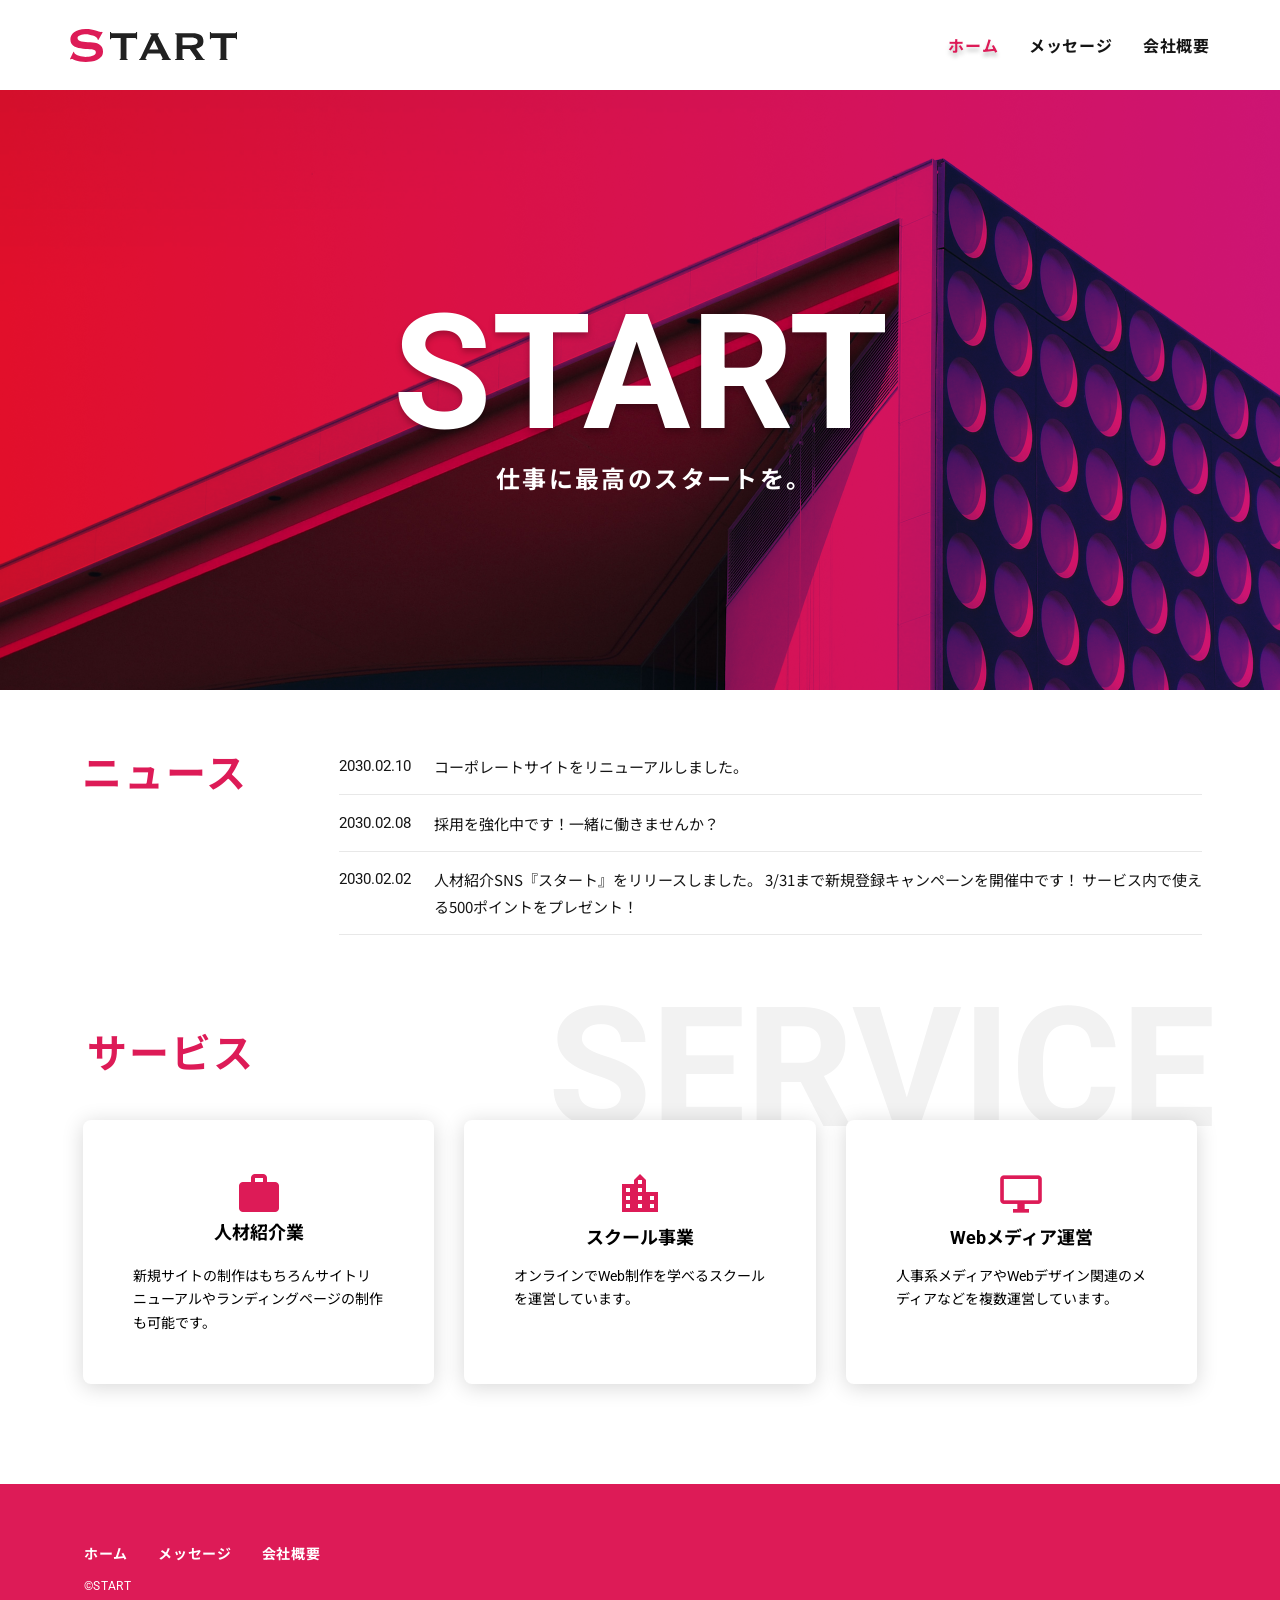
<file: index.html>
<!DOCTYPE html>
<html lang="ja">
  <head>
    <meta charset="UTF-8" />
    <meta name="viewport" content="width=device-width, initial-scale=1.0" />
    <title>start</title>
    <link rel="stylesheet" href="css/ress.css" />
    <link rel="stylesheet" href="css/common.css" />
    <link rel="stylesheet" href="css/indexstyle.css" />
    <link
      rel="icon"
      href="img/favicon-16x16.png"
      sizes="16x16"
      type="image/png"
    />
    <link
      rel="icon"
      href="img/favicon-32x32.png"
      sizes="32x32"
      type="image/png"
    />
    <link
      rel="icon"
      href="img/favicon-96x96.png"
      sizes="96x96"
      type="image/png"
    />

    <!--material icon-->
    <link
      rel="stylesheet"
      href="https://fonts.googleapis.com/css2?family=Material+Symbols+Outlined:opsz,wght,FILL,GRAD@20..48,100..700,0..1,-50..200"
    />
    <style>
      .material-symbols-outlined {
        font-variation-settings: "FILL" 1, "wght" 400, "GRAD" 0, "opsz" 24;
        color: var(--pink);
      }
      .material-symbols-outlined.fill {
        font-variation-settings: "FILL" 0, "GRAD" 200;
      }
    </style>

    <!--font-->
    <link rel="preconnect" href="https://fonts.googleapis.com" />
    <link rel="preconnect" href="https://fonts.gstatic.com" crossorigin />
    <link
      href="https://fonts.googleapis.com/css2?family=Crimson+Text:ital,wght@0,400;0,600;0,700;1,400;1,600;1,700&family=Dawning+of+a+New+Day&family=Noto+Serif+JP:wght@200..900&family=Oooh+Baby&family=Paytone+One&family=Raleway:ital,wght@0,100..900;1,100..900&family=Roboto:ital,wght@0,100..900;1,100..900&display=swap"
      rel="stylesheet"
    />
    <link rel="preconnect" href="https://fonts.googleapis.com" />
    <link rel="preconnect" href="https://fonts.gstatic.com" crossorigin />
    <link
      href="https://fonts.googleapis.com/css2?family=Crimson+Text:ital,wght@0,400;0,600;0,700;1,400;1,600;1,700&family=Dawning+of+a+New+Day&family=Noto+Sans+JP:wght@100..900&family=Noto+Sans:ital,wght@0,100..900;1,100..900&family=Noto+Serif+JP:wght@200..900&family=Oooh+Baby&family=Paytone+One&family=Raleway:ital,wght@0,100..900;1,100..900&family=Roboto:ital,wght@0,100..900;1,100..900&display=swap"
      rel="stylesheet"
    />
  </head>

  <body>
    <header class="header">
      <div class="header-left">
        <a href="#"> <img src="img/logo.svg" alt="" /></a>
      </div>
      <div class="header-right">
        <nav class="header-right__nav">
          <ul class="header-nav-list">
            <li class="header-nav-list__item">
              <a class="pink" href="index.html">ホーム</a>
            </li>
            <li class="header-nav-list__item">
              <a href="message.html">メッセージ</a>
            </li>
            <li class="header-nav-list__item">
              <a href="company.html">会社概要</a>
            </li>
          </ul>
        </nav>
      </div>
      <button class="hamburger-menu-btn" type="button">
        <span class="hamburger-menu-bar"></span>
        <span class="hamburger-menu-bar"></span>
        <span class="hamburger-menu-bar"></span>
      </button>
    </header>

    <main class="main">
      <div class="mainvisual">
        <div class="mainvisual__content">
          <h1 class="mainvisual__title">START</h1>
          <p class="mainvisual__text">　仕事に最高のスタートを。</p>
        </div>
      </div>

      <section class="news">
        <h2 class="section-title news-title">ニュース</h2>
        <ul class="news-list">
          <li class="news-list__item">
            <a class="news-list__link" href="#">
              <time class="news-list__date" datetime="2030-02-10"
                >2030.02.10</time
              >
              <p class="news-list__text">
                コーポレートサイトをリニューアルしました。
              </p>
            </a>
          </li>
          <li class="news-list__item">
            <a class="news-list__link" href="#">
              <time class="news-list__date" datetime="2030-02-08"
                >2030.02.08</time
              >
              <p class="news-list__text">
                採用を強化中です！一緒に働きませんか？
              </p>
            </a>
          </li>
          <li class="news-list__item">
            <a class="news-list__link" href="#">
              <time class="news-list__date" datetime="2030-02-02"
                >2030.02.02</time
              >
              <p class="news-list__text">
                人材紹介SNS『スタート』をリリースしました。
                3/31まで新規登録キャンペーンを開催中です！
                サービス内で使える500ポイントをプレゼント！
              </p>
            </a>
          </li>
        </ul>
      </section>

      <section class="service">
        <h2 class="section-title service-title">サービス</h2>
        <p class="service-title__en">SERVICE</p>
        <ul class="service-list">
          <li class="service-list__item">
            <span class="material-symbols-outlined first-icon"> work </span>
            <h3 class="service-list__name">人材紹介業</h3>
            <p class="service-list__text">
              新規サイトの制作はもちろんサイトリニューアルやランディングページの制作も可能です。
            </p>
          </li>
          <li class="service-list__item">
            <span class="material-symbols-outlined"> location_city </span>
            <h3 class="service-list__name">スクール事業</h3>
            <p class="service-list__text">
              オンラインでWeb制作を学べるスクールを運営しています。
            </p>
          </li>
          <li class="service-list__item">
            <span class="material-symbols-outlined fill">
              desktop_windows
            </span>
            <h3 class="service-list__name">Webメディア運営</h3>
            <p class="service-list__text">
              人事系メディアやWebデザイン関連のメディアなどを複数運営しています。
            </p>
          </li>
        </ul>
      </section>
    </main>

    <footer class="footer">
      <div class="footer-container">
        <nav class="footer-nav">
          <ul class="footer-nav__list">
            <li class="footer-nav-list__item">
              <a class="footer-nav-list__link" href="index.html">ホーム</a>
            </li>
            <li class="footer-nav-list__item">
              <a class="footer-nav-list__link" href="message.html"
                >メッセージ</a
              >
            </li>
            <li class="footer-nav-list__item">
              <a class="footer-nav-list__link" href="company.html">会社概要</a>
            </li>
          </ul>
        </nav>
        <p class="copyright">&copy;START</p>
      </div>
    </footer>
    <script src="js/main.js"></script>
  </body>
</html>
</file>
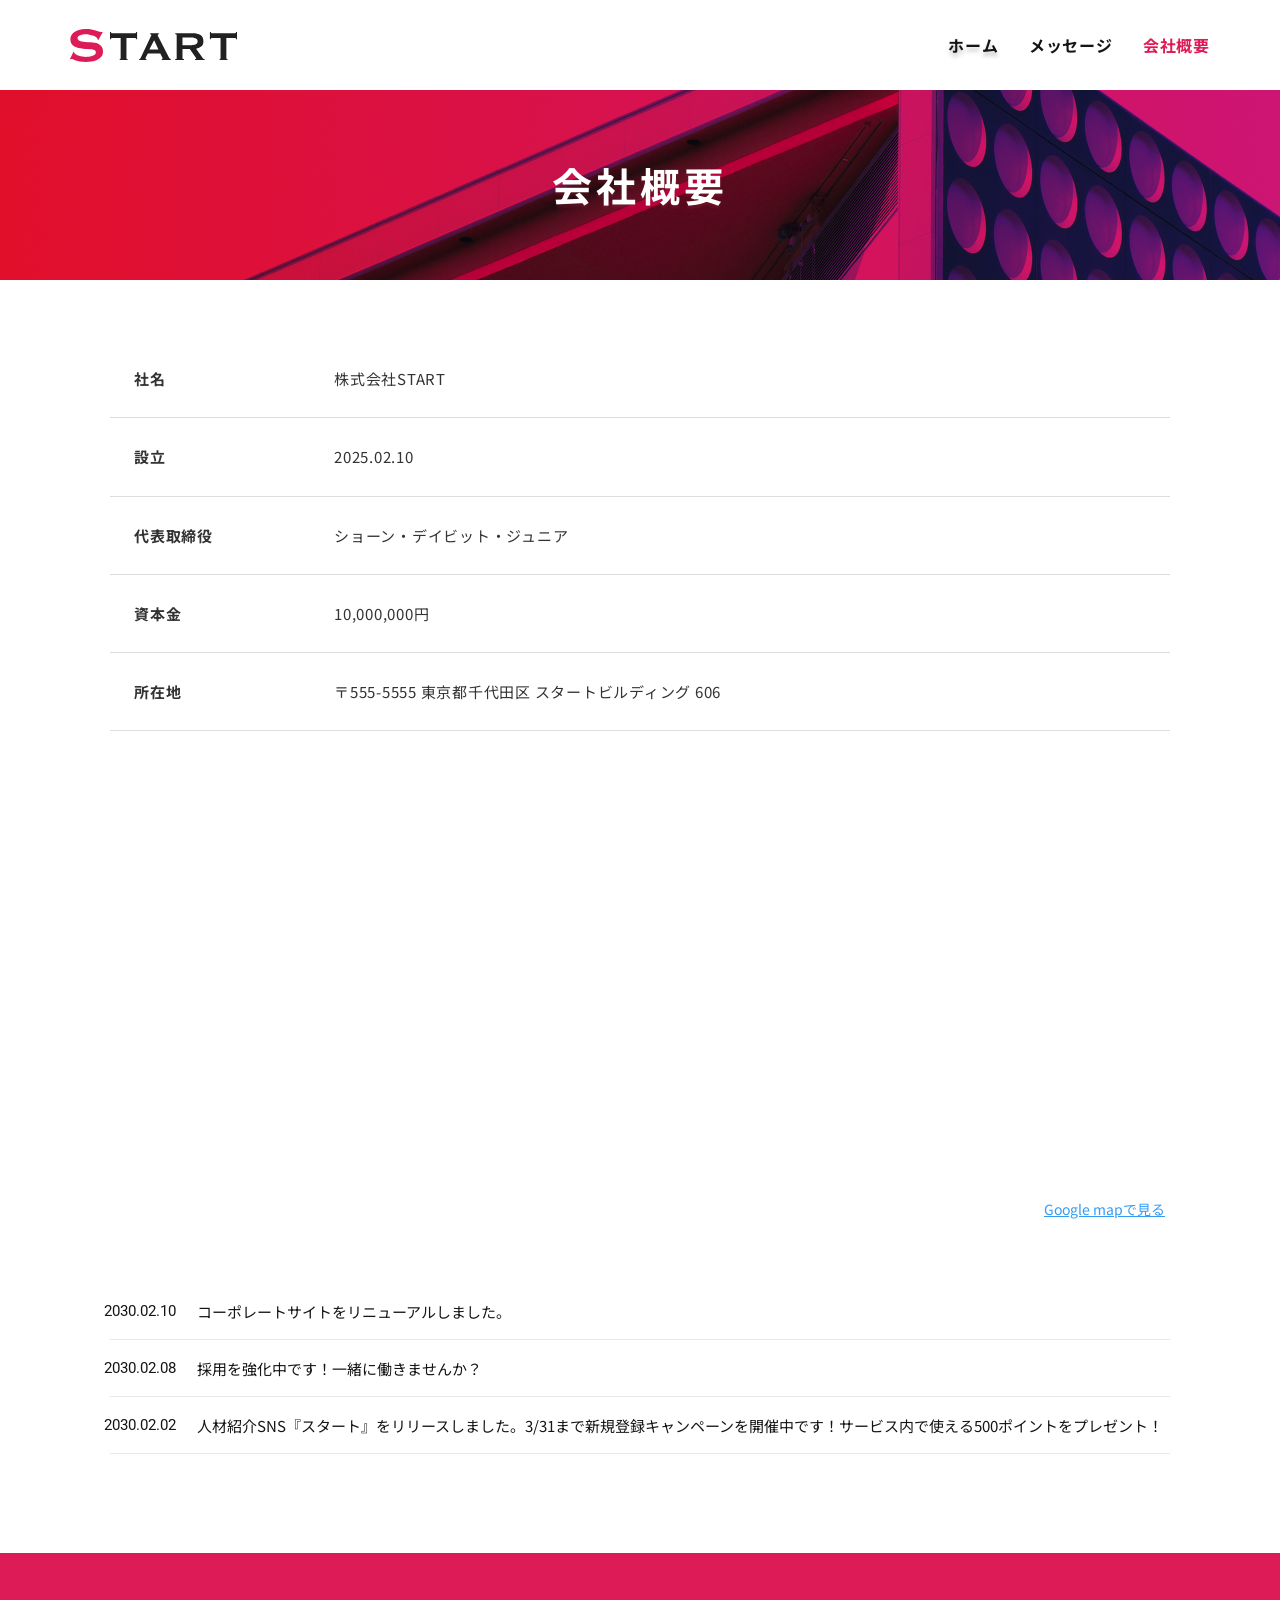
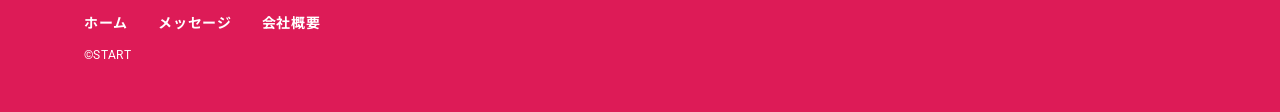
<file: company.html>
<!DOCTYPE html>
<html lang="ja">
  <head>
    <meta charset="UTF-8" />
    <meta name="viewport" content="width=device-width, initial-scale=1.0" />
    <title>会社概要 - START</title>

    <link rel="stylesheet" href="css/ress.css" />
    <link rel="stylesheet" href="css/common.css" />
    <link rel="stylesheet" href="css/companystyle.css" />
    <link
      rel="icon"
      href="img/favicon-16x16.png"
      sizes="16x16"
      type="image/png"
    />
    <link
      rel="icon"
      href="img/favicon-32x32.png"
      sizes="32x32"
      type="image/png"
    />
    <link
      rel="icon"
      href="img/favicon-96x96.png"
      sizes="96x96"
      type="image/png"
    />

    <!--font-->
    <link rel="preconnect" href="https://fonts.googleapis.com" />
    <link rel="preconnect" href="https://fonts.gstatic.com" crossorigin />
    <link
      href="https://fonts.googleapis.com/css2?family=Crimson+Text:ital,wght@0,400;0,600;0,700;1,400;1,600;1,700&family=Dawning+of+a+New+Day&family=Noto+Serif+JP:wght@200..900&family=Oooh+Baby&family=Paytone+One&family=Raleway:ital,wght@0,100..900;1,100..900&family=Roboto:ital,wght@0,100..900;1,100..900&display=swap"
      rel="stylesheet"
    />
    <link rel="preconnect" href="https://fonts.googleapis.com" />
    <link rel="preconnect" href="https://fonts.gstatic.com" crossorigin />
    <link
      href="https://fonts.googleapis.com/css2?family=Crimson+Text:ital,wght@0,400;0,600;0,700;1,400;1,600;1,700&family=Dawning+of+a+New+Day&family=Noto+Sans+JP:wght@100..900&family=Noto+Sans:ital,wght@0,100..900;1,100..900&family=Noto+Serif+JP:wght@200..900&family=Oooh+Baby&family=Paytone+One&family=Raleway:ital,wght@0,100..900;1,100..900&family=Roboto:ital,wght@0,100..900;1,100..900&display=swap"
      rel="stylesheet"
    />
  </head>

  <body>
    <header class="header">
      <div class="header-left">
        <a href="#"> <img src="img/logo.svg" alt="" /></a>
      </div>
      <div class="header-right">
        <nav class="header-right__nav">
          <ul class="header-nav-list">
            <li class="header-nav-list__item">
              <a href="index.html">ホーム</a>
            </li>
            <li class="header-nav-list__item">
              <a href="message.html">メッセージ</a>
            </li>
            <li class="header-nav-list__item">
              <a class="pink" href="company.html">会社概要</a>
            </li>
          </ul>
        </nav>
      </div>
      <button class="hamburger-menu-btn" type="button">
        <span class="hamburger-menu-bar"></span>
        <span class="hamburger-menu-bar"></span>
        <span class="hamburger-menu-bar"></span>
      </button>
    </header>

    <main class="main">
      <div class="heder-visual">
        <picture>
          <source srcset="img/pc_header.png" media="(min-width:769px)" />
          <img class="header-visual__img" src="img/sp_sub-header.png" alt="" />
        </picture>
        <h1 class="header-visual__title">会社概要</h1>
      </div>

      <section class="company">
        <div class="inner">
          <dl class="company-detail">
            <dt class="company-detail__name">社名</dt>
            <dd class="company-detail__text">株式会社START</dd>
            <dt class="company-detail__name">設立</dt>
            <dd class="company-detail__text">2025.02.10</dd>
            <dt class="company-detail__name">代表取締役</dt>
            <dd class="company-detail__text">ショーン・デイビット・ジュニア</dd>
            <dt class="company-detail__name">資本金</dt>
            <dd class="company-detail__text">10,000,000円</dd>
            <dt class="company-detail__name">所在地</dt>
            <dd class="company-detail__text">
              〒555-5555 東京都千代田区 スタートビルディング 606
            </dd>
          </dl>

          <div class="map">
            <iframe
              class="googleMap"
              src="https://www.google.com/maps/embed?pb=!1m18!1m12!1m3!1d12966.73123652731!2d139.72991124230694!3d35.66018575746312!2m3!1f0!2f0!3f0!3m2!1i1024!2i768!4f13.1!3m3!1m2!1s0x60188b9c2ef8e6c3%3A0xff8de5eeddcd1e17!2z44CSMTA2LTAwMzIg5p2x5Lqs6YO95riv5Yy65YWt5pys5pyo77yV5LiB55uu!5e0!3m2!1sja!2sjp!4v1758070835597!5m2!1sja!2sjp"
              width="600"
              height="450"
              style="border: 0"
              allowfullscreen=""
              loading="lazy"
              referrerpolicy="no-referrer-when-downgrade"
            ></iframe>
            <a
              class="map__link"
              href="https://maps.app.goo.gl/3ssz7xMiGCF5JFSB8"
              >Google mapで見る</a
            >
          </div>

          <ul class="news-list">
            <li class="news-list__item">
              <a class="news-list__link" href="company.html">
                <time class="news-list__date" datetime="2030-02-10"
                  >2030.02.10</time
                >
                <p class="news-list__text">
                  コーポレートサイトをリニューアルしました。
                </p>
              </a>
            </li>
            <li class="news-list__item">
              <a class="news-list__link" href="company.html">
                <time class="news-list__date" datetime="2030-02-08"
                  >2030.02.08</time
                >
                <p class="news-list__text">
                  採用を強化中です！一緒に働きませんか？
                </p>
              </a>
            </li>
            <li class="news-list__item">
              <a class="news-list__link" href="company.html">
                <time class="news-list__date" datetime="2030-02-02"
                  >2030.02.02</time
                >
                <p class="news-list__text">
                  人材紹介SNS『スタート』をリリースしました。3/31まで新規登録キャンペーンを開催中です！サービス内で使える500ポイントをプレゼント！
                </p>
              </a>
            </li>
          </ul>
        </div>
      </section>
    </main>

    <footer class="footer">
      <div class="footer-container">
        <nav class="footer-nav">
          <ul class="footer-nav__list">
            <li class="footer-nav-list__item">
              <a class="footer-nav-list__link" href="index.html">ホーム</a>
            </li>
            <li class="footer-nav-list__item">
              <a class="footer-nav-list__link" href="message.html"
                >メッセージ</a
              >
            </li>
            <li class="footer-nav-list__item">
              <a class="footer-nav-list__link" href="company.html">会社概要</a>
            </li>
          </ul>
        </nav>
        <p class="copyright">&copy;START</p>
      </div>
    </footer>
    <script src="js/main.js"></script>
  </body>
</html>
</file>
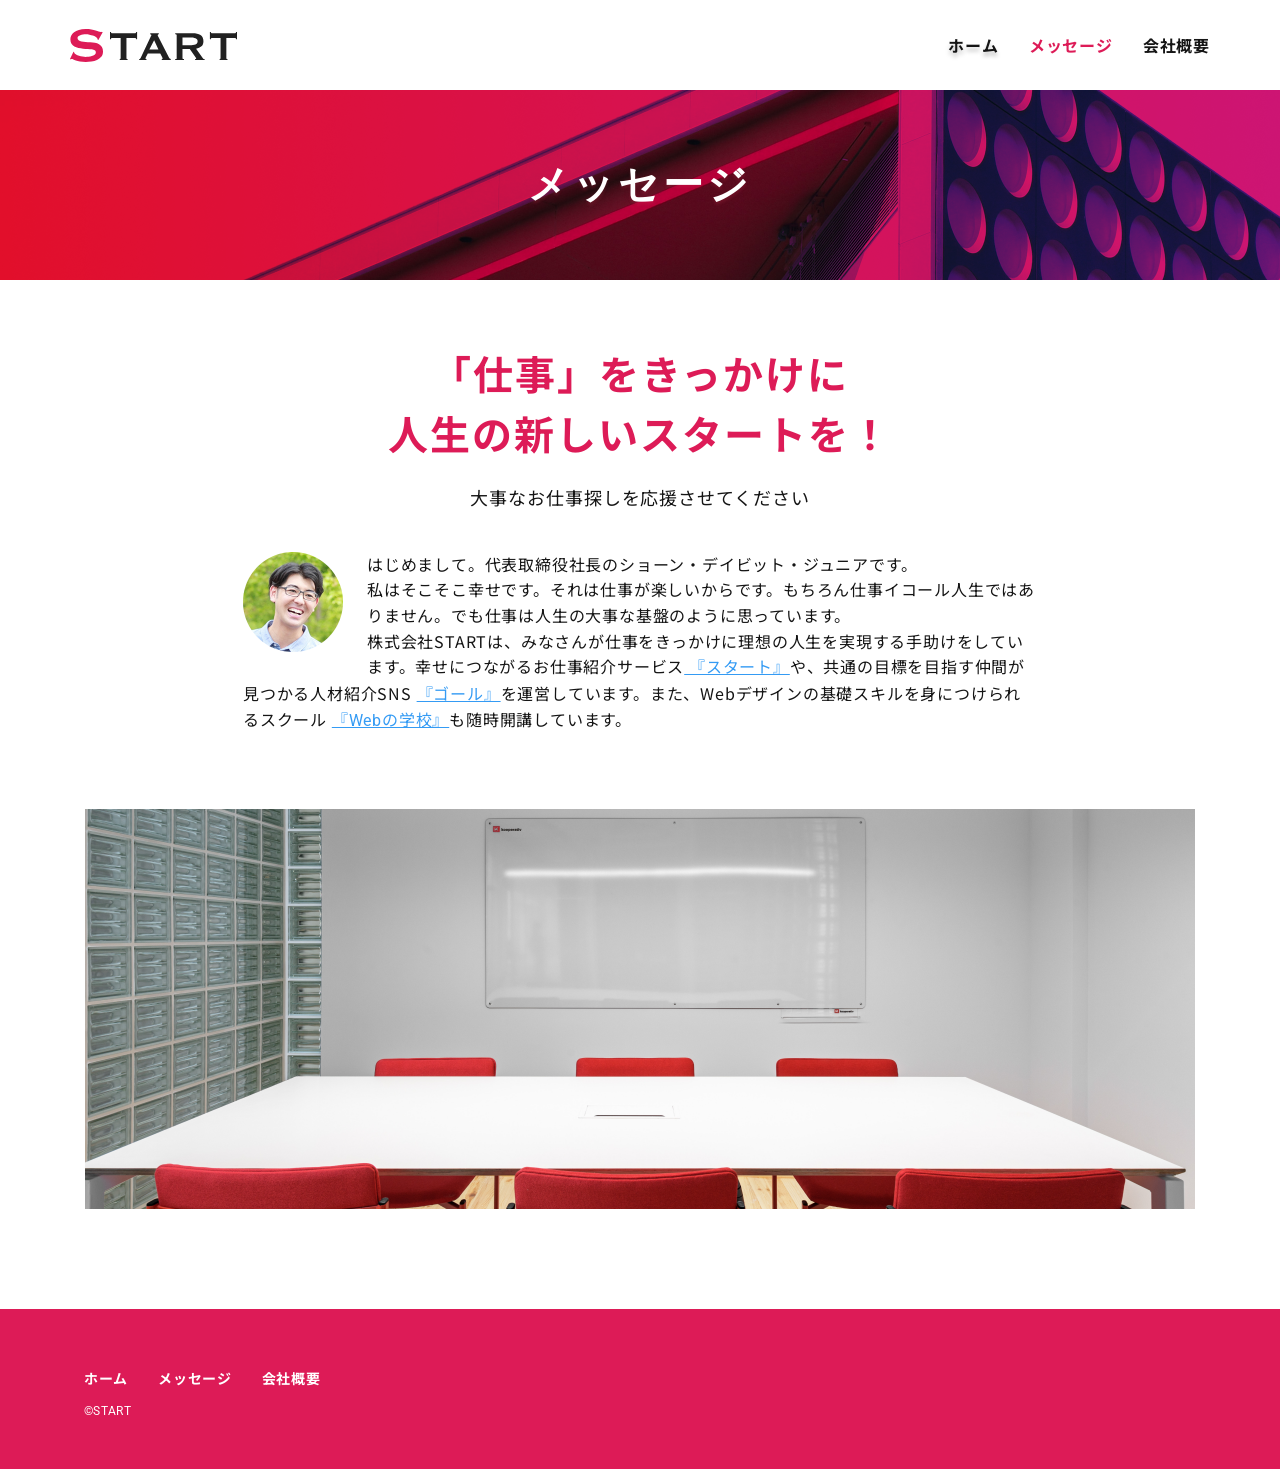
<file: message.html>
<!DOCTYPE html>
<html lang="ja">
  <head>
    <meta charset="UTF-8" />
    <meta name="viewport" content="width=device-width, initial-scale=1.0" />
    <title>メッセージ - START</title>

    <link rel="stylesheet" href="css/ress.css" />
    <link rel="stylesheet" href="css/common.css" />
    <link rel="stylesheet" href="css/messagestyle.css" />
    <link
      rel="icon"
      href="img/favicon-16x16.png"
      sizes="16x16"
      type="image/png"
    />
    <link
      rel="icon"
      href="img/favicon-32x32.png"
      sizes="32x32"
      type="image/png"
    />
    <link
      rel="icon"
      href="img/favicon-96x96.png"
      sizes="96x96"
      type="image/png"
    />

    <!--font-->
    <link rel="preconnect" href="https://fonts.googleapis.com" />
    <link rel="preconnect" href="https://fonts.gstatic.com" crossorigin />
    <link
      href="https://fonts.googleapis.com/css2?family=Crimson+Text:ital,wght@0,400;0,600;0,700;1,400;1,600;1,700&family=Dawning+of+a+New+Day&family=Noto+Serif+JP:wght@200..900&family=Oooh+Baby&family=Paytone+One&family=Raleway:ital,wght@0,100..900;1,100..900&family=Roboto:ital,wght@0,100..900;1,100..900&display=swap"
      rel="stylesheet"
    />
    <link rel="preconnect" href="https://fonts.googleapis.com" />
    <link rel="preconnect" href="https://fonts.gstatic.com" crossorigin />
    <link
      href="https://fonts.googleapis.com/css2?family=Crimson+Text:ital,wght@0,400;0,600;0,700;1,400;1,600;1,700&family=Dawning+of+a+New+Day&family=Noto+Sans+JP:wght@100..900&family=Noto+Sans:ital,wght@0,100..900;1,100..900&family=Noto+Serif+JP:wght@200..900&family=Oooh+Baby&family=Paytone+One&family=Raleway:ital,wght@0,100..900;1,100..900&family=Roboto:ital,wght@0,100..900;1,100..900&display=swap"
      rel="stylesheet"
    />
  </head>

  <body>
    <header class="header">
      <div class="header-left">
        <a href="#"> <img src="img/logo.svg" alt="" /></a>
      </div>
      <div class="header-right">
        <nav class="header-right__nav">
          <ul class="header-nav-list">
            <li class="header-nav-list__item">
              <a href="index.html">ホーム</a>
            </li>
            <li class="header-nav-list__item">
              <a class="pink" href="message.html">メッセージ</a>
            </li>
            <li class="header-nav-list__item">
              <a href="company.html">会社概要</a>
            </li>
          </ul>
        </nav>
      </div>
      <button class="hamburger-menu-btn" type="button">
        <span class="hamburger-menu-bar"></span>
        <span class="hamburger-menu-bar"></span>
        <span class="hamburger-menu-bar"></span>
      </button>
    </header>

    <main class="main">
      <div class="header-visual">
        <picture>
          <source srcset="img/pc_header.png" media="(min-width:769px)" />
          <img
            class="header-visual__img"
            src="img/sp_sub-header.png"
            alt="header"
          />
        </picture>
        <h1 class="header-visual__title">メッセージ</h1>
      </div>

      <section class="message">
        <h2 class="message-title">
          「仕事」をきっかけに <br />人生の新しいスタートを！
        </h2>
        <p class="message-subTitle">大事なお仕事探しを応援させてください</p>
        <div class="clearfix">
          <img class="message-img" src="img/ceo.png" alt="" />
          <p class="message-text">
            はじめまして。代表取締役社長のショーン・デイビット・ジュニアです。
            <br />私はそこそこ幸せです。それは仕事が楽しいからです。もちろん仕事イコール人生ではありません。でも仕事は人生の大事な基盤のように思っています。
            <br />株式会社STARTは、みなさんが仕事をきっかけに理想の人生を実現する手助けをしています。幸せにつながるお仕事紹介サービス<a
              href="message.html"
            >
              『スタート』</a
            >や、共通の目標を目指す仲間が 見つかる人材紹介SNS
            <a href="message.html">『ゴール』</a
            >を運営しています。また、Webデザインの基礎スキルを身につけられるスクール
            <a href="message.html">『Webの学校』</a>も随時開講しています。
          </p>
        </div>
      </section>
      <div class="office-img">
        <img src="img/office.png" alt="" />
      </div>
    </main>

    <footer class="footer">
      <div class="footer-container">
        <nav class="footer-nav">
          <ul class="footer-nav__list">
            <li class="footer-nav-list__item">
              <a class="footer-nav-list__link" href="index.html">ホーム</a>
            </li>
            <li class="footer-nav-list__item">
              <a class="footer-nav-list__link" href="message.html"
                >メッセージ</a
              >
            </li>
            <li class="footer-nav-list__item">
              <a class="footer-nav-list__link" href="company.html">会社概要</a>
            </li>
          </ul>
        </nav>
        <p class="copyright">&copy;START</p>
      </div>
    </footer>
    <script src="js/main.js"></script>
  </body>
</html>
</file>
<file: css/ress.css>
/* resset.dev • v5.0.2 */

/* # =================================================================
   # Global selectors
   # ================================================================= */

html {
  box-sizing: border-box;
  -webkit-text-size-adjust: 100%; /* Prevent adjustments of font size after orientation changes in iOS */
  word-break: normal;
  -moz-tab-size: 4;
  tab-size: 4;
}

*,
::before,
::after {
  background-repeat: no-repeat; /* Set `background-repeat: no-repeat` to all elements and pseudo elements */
  box-sizing: inherit;
}

::before,
::after {
  text-decoration: inherit; /* Inherit text-decoration and vertical align to ::before and ::after pseudo elements */
  vertical-align: inherit;
}

* {
  padding: 0; /* Reset `padding` and `margin` of all elements */
  margin: 0;
}

/* # =================================================================
   # General elements
   # ================================================================= */

hr {
  overflow: visible; /* Show the overflow in Edge and IE */
  height: 0; /* Add the correct box sizing in Firefox */
  color: inherit; /* Correct border color in Firefox. */
}

details,
main {
  display: block; /* Render the `main` element consistently in IE. */
}

summary {
  display: list-item; /* Add the correct display in all browsers */
}

small {
  font-size: 80%; /* Set font-size to 80% in `small` elements */
}

[hidden] {
  display: none; /* Add the correct display in IE */
}

abbr[title] {
  border-bottom: none; /* Remove the bottom border in Chrome 57 */
  /* Add the correct text decoration in Chrome, Edge, IE, Opera, and Safari */
  text-decoration: underline;
  text-decoration: underline dotted;
}

a {
  background-color: transparent; /* Remove the gray background on active links in IE 10 */
}

a:active,
a:hover {
  outline-width: 0; /* Remove the outline when hovering in all browsers */
}

code,
kbd,
pre,
samp {
  font-family: monospace, monospace; /* Specify the font family of code elements */
}

pre {
  font-size: 1em; /* Correct the odd `em` font sizing in all browsers */
}

b,
strong {
  font-weight: bolder; /* Add the correct font weight in Chrome, Edge, and Safari */
}

/* https://gist.github.com/unruthless/413930 */
sub,
sup {
  font-size: 75%;
  line-height: 0;
  position: relative;
  vertical-align: baseline;
}

sub {
  bottom: -0.25em;
}

sup {
  top: -0.5em;
}

table {
  border-color: inherit; /* Correct border color in all Chrome, Edge, and Safari. */
  text-indent: 0; /* Remove text indentation in Chrome, Edge, and Safari */
}

iframe {
  border-style: none;
}

/* # =================================================================
   # Forms
   # ================================================================= */

input {
  border-radius: 0;
}

[type="number"]::-webkit-inner-spin-button,
[type="number"]::-webkit-outer-spin-button {
  height: auto; /* Correct the cursor style of increment and decrement buttons in Chrome */
}

[type="search"] {
  appearance: textfield;
  -webkit-appearance: textfield; /* Correct the odd appearance in Chrome and Safari */
  outline-offset: -2px; /* Correct the outline style in Safari */
}

[type="search"]::-webkit-search-decoration {
  -webkit-appearance: none; /* Remove the inner padding in Chrome and Safari on macOS */
}

textarea {
  overflow: auto; /* Internet Explorer 11+ */
  resize: vertical; /* Specify textarea resizability */
}

button,
input,
optgroup,
select,
textarea {
  font: inherit; /* Specify font inheritance of form elements */
}

optgroup {
  font-weight: bold; /* Restore the font weight unset by the previous rule */
}

button {
  overflow: visible; /* Address `overflow` set to `hidden` in IE 8/9/10/11 */
}

button,
select {
  text-transform: none; /* Firefox 40+, Internet Explorer 11- */
}

/* Apply cursor pointer to button elements */
button,
[type="button"],
[type="reset"],
[type="submit"],
[role="button"] {
  cursor: pointer;
}

/* Remove inner padding and border in Firefox 4+ */
button::-moz-focus-inner,
[type="button"]::-moz-focus-inner,
[type="reset"]::-moz-focus-inner,
[type="submit"]::-moz-focus-inner {
  border-style: none;
  padding: 0;
}

/* Replace focus style removed in the border reset above */
button:-moz-focusring,
[type="button"]::-moz-focus-inner,
[type="reset"]::-moz-focus-inner,
[type="submit"]::-moz-focus-inner {
  outline: 1px dotted ButtonText;
}

button,
html [type='button'], /* Prevent a WebKit bug where (2) destroys native `audio` and `video`controls in Android 4 */
[type='reset'],
[type='submit'] {
  appearance: button;
  -webkit-appearance: button; /* Correct the inability to style clickable types in iOS */
}

/* Remove the default button styling in all browsers */
button,
input,
select,
textarea {
  background-color: transparent;
  border-style: none;
}

a:focus,
button:focus,
input:focus,
select:focus,
textarea:focus {
  outline-width: 0;
}

/* Style select like a standard input */
select {
  appearance: none;
  -moz-appearance: none; /* Firefox 36+ */
  appearance: none;
  -webkit-appearance: none; /* Chrome 41+ */
}

select::-ms-expand {
  display: none; /* Internet Explorer 11+ */
}

select::-ms-value {
  color: currentColor; /* Internet Explorer 11+ */
}

legend {
  border: 0; /* Correct `color` not being inherited in IE 8/9/10/11 */
  color: inherit; /* Correct the color inheritance from `fieldset` elements in IE */
  display: table; /* Correct the text wrapping in Edge and IE */
  max-width: 100%; /* Correct the text wrapping in Edge and IE */
  white-space: normal; /* Correct the text wrapping in Edge and IE */
  max-width: 100%; /* Correct the text wrapping in Edge 18- and IE */
}

::-webkit-file-upload-button {
  /* Correct the inability to style clickable types in iOS and Safari */
  -webkit-appearance: button;
  color: inherit;
  font: inherit; /* Change font properties to `inherit` in Chrome and Safari */
}

/* Replace pointer cursor in disabled elements */
[disabled] {
  cursor: default;
}

/* # =================================================================
   # Specify media element style
   # ================================================================= */

img {
  border-style: none; /* Remove border when inside `a` element in IE 8/9/10 */
}

/* Add the correct vertical alignment in Chrome, Firefox, and Opera */
progress {
  vertical-align: baseline;
}

/* # =================================================================
   # Accessibility
   # ================================================================= */

/* Specify the progress cursor of updating elements */
[aria-busy="true"] {
  cursor: progress;
}

/* Specify the pointer cursor of trigger elements */
[aria-controls] {
  cursor: pointer;
}

/* Specify the unstyled cursor of disabled, not-editable, or otherwise inoperable elements */
[aria-disabled="true"] {
  cursor: default;
}

/*追記2025/08*/
a {
  text-decoration: none;
}
ul {
  list-style: none;
}
img {
  vertical-align: bottom;
}
</file>
<file: css/common.css>
@charset 'utf-8';

:root {
  --pink: #dd1b57;
  --black: #151515;
  --white: #fff;
}
* {
  font-family: Roboto, "Noto Sans", "Noto Sans JP", "Hiragino Kaku Gothic ProN",
    "Hiragino Sans", Meiryo, sans-serif;
}
a {
  color: var(--black);
}
/*header=======================================================*/
.header {
  height: 90px;
  display: flex;
  justify-content: space-between;
  align-items: center;
  padding: 0 70px;
}
.header-nav-list {
  display: flex;
  gap: 30px;
  letter-spacing: 0.8px;
  font-weight: bold;
}
.header-nav-list__item a:hover {
  color: var(--pink);
}
.hamburger-menu-btn {
  display: none;
}
.pink {
  color: var(--pink);
}
.header-nav-list__item:first-of-type {
  text-shadow: 0 4px 4px rgba(0, 0, 0, 0.25);
}

/*footer====================================================*/
.footer {
  background-color: var(--pink);
  color: var(--white);
}
.footer-container {
  max-width: 1180px;
  margin: 0 auto;
  padding-top: 62px;
  padding-right: 30px;
  padding-bottom: 50px;
  padding-left: 34px;
}
.footer-nav__list {
  display: flex;
  gap: 30px;
}
.footer-nav-list__item {
  font-size: 14px;
  line-height: 1;
  font-weight: bold;
  letter-spacing: 0.7px;
  font-family: "Noto Sans JP";
}
.footer-nav-list__link {
  color: var(--white);
  font-family: "Noto Sans JP";
}
.copyright {
  margin-top: 20px;
  font-size: 12px;
  line-height: 13.8px;
  letter-spacing: 0.36px;
}

/*responsive===========================================*/
@media screen and (max-width: 768px) {
  .header {
    padding: 0;
    padding-left: 20px;
    height: 60px;
  }
  .header-left {
    width: 107px;
  }
  .header-left img {
    width: 100%;
  }

  .header-right {
    display: block; /* ナビゲーションを表示 */
    position: fixed;
    top: 0;
    right: 0;
    width: 200px;
    height: 100vh;
    background: var(--pink);
    padding-top: 60px;
    z-index: 99;
    transform: translateX(100%);
    transition: transform 0.3s ease-in-out;
  }
  .header-right.active {
    transform: translateX(0);
  }
  .pink {
    opacity: 0.6;
  }

  .hamburger-menu-btn {
    display: block;
    width: 60px;
    height: 60px;
    position: relative;
    cursor: pointer;
    background-color: var(--pink);
    z-index: 100;
  }
  .hamburger-menu-bar {
    display: block;
    height: 2px;
    width: 28px;
    background-color: var(--white);
    position: absolute;
    left: 16px;
    transition: all 0.3s;
  }
  .hamburger-menu-bar:first-child {
    top: 20px;
  }
  .hamburger-menu-bar:nth-child(2) {
    top: 50%;
    transform: translateY(-50%);
  }
  .hamburger-menu-bar:last-child {
    bottom: 21px;
  }

  .hamburger-menu-btn.active .hamburger-menu-bar:first-child {
    transform: rotate(45deg);
    top: 50%;
  }
  .hamburger-menu-btn.active .hamburger-menu-bar:nth-child(2) {
    display: none;
  }
  .hamburger-menu-btn.active .hamburger-menu-bar:last-child {
    transform: rotate(-45deg);
    top: 50%;
  }
  .header-nav-list {
    flex-direction: column;
    padding-left: 50px;
  }
  .header-nav-list__item:first-of-type {
    text-shadow: none;
  }

  .header-nav-list__item a {
    color: var(--white);
    font-family: "Noto Sans JP";
  }

  .footer-container {
    padding-top: 42px;
    padding-left: 20px;
    padding-bottom: 32px;
  }
  .footer-nav__list {
    gap: 25px;
  }
  .footer-nav-list__item {
    font-size: 12px;
    letter-spacing: 0.6px;
  }
  .copyright {
    font-size: 10px;
    letter-spacing: 0.03px;
  }
}
</file>
<file: css/indexstyle.css>
@charset 'utf-8';

:root {
  --pink: #dd1b57;
  --black: #151515;
  --white: #fff;
}
* {
  font-family: Roboto, "Noto Sans", "Noto Sans JP", "Hiragino Kaku Gothic ProN",
    "Hiragino Sans", Meiryo, sans-serif;
}
a {
  color: var(--black);
}
.news,
.service {
  max-width: 1180px;
  margin: 0 auto;
  padding: 0 28px;
}
.service {
  padding: 0 33px;
}

/*main===================================================*/
.mainvisual {
  position: relative;
  background-image: url(../img/pc_bg_mv.png);
  width: 100%;
  height: 600px;
  background-size: cover;
  background-position: center top;
}
.mainvisual__content {
  position: absolute;
  top: 50%;
  left: 50%;
  transform: translate(-50%, -50%);
  color: var(--white);
  text-align: center;
}
.mainvisual__title {
  font-size: 160px;
  font-weight: bold;
  text-shadow: 0 4px 6px rgba(0, 0, 0, 0.25);
  line-height: 160px;
  padding-top: 3px;
  padding-bottom: 12px;
}
.mainvisual__text {
  font-size: 24px;
  font-weight: bold;
  font-family: "Noto Sans JP";
  line-height: 1;
  letter-spacing: 2.4px;
  padding-left: 2px;
}

/*.news,.service==============================================*/
.section-title {
  font-weight: bold;
  font-size: 40px;
  color: var(--pink);
  letter-spacing: 2px;
  font-family: "Noto Sans JP";
}

/*.main>.news=================================================*/
.news {
  display: flex;
  margin-top: 52px;
}
.news-title {
  width: 23%;
  padding-left: 4px;
}
.news-list {
  width: 77%;
  font-size: 15px;
  padding-left: 2px;
}
.news-list__item {
  padding: 15px 0 14px;
  border-bottom: 1px solid #e8e8e8;
  line-height: 27px;
  font-family: "Noto Sans JP";
}
.news-list__link {
  display: flex;
}
.news-list__item a:hover {
  color: var(--pink);
}
.news-list__item:nth-of-type(1) {
  padding-top: 11px;
}
.news-list__item:nth-of-type(3) {
  padding-top: 14px;
  padding-bottom: 14px;
}
.news-list__date {
  margin-right: 23px;
}
.news-list__text {
  font-family: "Noto Sans JP";
}

/*.main>.service===============================================*/
.service {
  position: relative;
  margin-top: 90px;
  margin-bottom: 100px;
  font-family: "Noto Sans JP";
}
.service-title {
  position: relative;
  z-index: 1;
  margin-top: -3px;
  margin-left: 4px;
}
.service-title__en {
  position: absolute;
  top: -52px;
  right: 14px;
  font-size: 168px;
  font-weight: bold;
  color: #f2f2f2;
  z-index: 0;
  overflow: hidden;
}
.service-list {
  position: relative;
  display: flex;
  gap: 30px;
  margin-top: 40px;
  z-index: 2;
}
.service-list__item {
  width: calc(100% / 3);
  text-align: center;
  padding: 50px 50px 48px;
  background-color: var(--white);
  border-radius: 8px;
  box-shadow: 0 3px 21px rgba(0, 0, 0, 0.16);
  font-family: "Noto Sans JP";
}
.material-symbols-outlined {
  /*material-symbols-outlinedのデフォルト値を上書き*/
  font-size: 48px !important;
  margin-bottom: 10px;
}
.service-list__item:first-child .material-symbols-outlined {
  margin-bottom: 5px;
}
.service-list__name {
  font-size: 18px;
  line-height: 20.7px;
  margin-bottom: 16px;
}
.service-list__item:first-child .service-list__name {
  margin-bottom: 21px;
}
.service-list__text {
  text-align: left;
  font-size: 14px;
  line-height: 23.8px;
}

/*responsive=========================================*/
@media screen and (max-width: 768px) {
  .mainvisual {
    background-image: url(../img/sp_mv.png);
    height: 460px;
    background-position: center center;
  }
  .mainvisual__content {
    width: 100%;
  }
  .mainvisual__title {
    font-size: 80px;
    line-height: 80px;
    margin-top: -5px;
  }
  .mainvisual__text {
    font-size: 20px;
    line-height: 20px;
    margin-left: -18px;
    margin-top: -1px;
  }
  .news {
    flex-direction: column;
    margin-top: 42px;
    padding: 0 20px;
  }
  .section-title {
    font-size: 32px;
    line-height: 32px;
  }
  .news-title {
    width: 100%;
    padding-left: 0;
  }
  .news-list {
    width: 100%;
    padding-left: 0px;
  }
  .news-list__item:nth-of-type(1) {
    padding-top: 20px;
  }
  .news-list__item:nth-of-type(2) {
    padding-bottom: 14px;
  }
  .news-list__item:nth-of-type(3) {
    padding-top: 15px;
  }
  .news-list__link {
    flex-direction: column;
  }
  .news-list__text {
    line-height: 24px;
  }

  .service {
    margin-top: 57px;
    margin-bottom: 60px;
    padding: 0 20px;
  }
  .service-title {
    margin-left: 0;
    margin-top: -5px;
  }
  .service-title__en {
    font-size: 70px;
    top: -13px;
    right: 0;
  }
  .service-list {
    flex-direction: column;
    margin-top: 19px;
    gap: 19px;
  }
  .service-list__item {
    width: 100%;
    padding-left: 30px;
    padding-right: 30px;
  }
  .service-list__item:first-child {
    padding-top: 40px;
    padding-bottom: 42px;
  }
  .service-list__item:nth-child(2) {
    padding-top: 37px;
    padding-bottom: 38px;
  }
  .service-list__item:nth-child(3) {
    padding-top: 42px;
    padding-bottom: 38px;
  }
  .material-symbols-outlined {
    font-size: 60px !important;
  }
  .service-list__item:first-child .material-symbols-outlined {
    margin-bottom: 8px;
  }
  .service-list__item:nth-child(2) .material-symbols-outlined {
    margin-bottom: 7px;
  }
  .service-list__item:nth-child(3) .material-symbols-outlined {
    margin-bottom: 7px;
  }

  .service-list__name {
    font-size: 16px;
    line-height: 18.4px;
  }
  .service-list__item:first-child .service-list__name {
    margin-bottom: 10px;
  }
  .service-list__item:nth-child(2) .service-list__name {
    margin-bottom: 11px;
  }
  .service-list__item:nth-child(3) .service-list__name {
    margin-bottom: 11px;
  }
}
</file>
<file: css/companystyle.css>
@charset 'utf-8';

.main {
  margin-bottom: 99px;
}
/*header-visual=========================================*/
.heder-visual {
  position: relative;
}
.header-visual__img {
  width: 100%;
  height: 190px;
  object-fit: cover;
}
.header-visual__title {
  position: absolute;
  top: 50%;
  left: 50%;
  transform: translate(-50%, -50%);
  color: var(--white);
  font-weight: bold;
  font-size: 40px;
  line-height: 1;
  letter-spacing: 4px;
  font-family: "Noto Sans JP";
  text-shadow: 0 3px 3px rgba(195, 45, 77, 0.2);
}
/*main=================================================================*/
.inner {
  padding: 0 20px;
}
/*company-detail======================================================*/
.company {
  max-width: 1100px;
  padding-top: 60px;
  margin: 0 auto;
}
.company-detail {
  display: flex;
  flex-wrap: wrap;
  margin-bottom: 50px;
}
.company-detail__name,
.company-detail__text {
  padding: 30px 0;
  font-family: "Noto Sans JP";
  font-size: 15px;
  line-height: 17.3px;
  letter-spacing: 0.75px;
  border-bottom: 1px solid #ddd;
  color: #333;
}
.company-detail__name {
  width: 20%;
  padding-left: 24px;
  font-weight: bold;
  font-size: 15px;
  line-height: 17.3px;
  letter-spacing: 0.75px;
}
.company-detail__text {
  width: 80%;
  padding-left: 12px;
  font-size: 15px;
  line-height: 17.3px;
  letter-spacing: 0.75px;
}
/*map=============================================================*/
.googleMap {
  width: 100%;
  height: 400px;
  vertical-align: bottom;
}
.map__link {
  display: block;
  font-family: "Noto Sans JP";
  font-size: 14px;
  line-height: 16.1px;
  color: #349bf4;
  text-decoration: underline;
  text-align: right;
  margin-top: 20px;
  margin-right: 5px;
}
/*news-list==============================================*/
.news-list {
  margin-top: 80px;
}
.news-list__item {
  font-size: 15px;
  line-height: 27px;
  color: #333;
  padding: 15px 0 14px;
  border-bottom: 1px solid #e8e8e8;
}
.news-list__link {
  display: flex;
}
.news-list__link:hover {
  color: var(--pink);
}
.news-list__item:first-child {
  padding-top: 0;
}
.news-list__date {
  margin-left: -6px;
  padding-right: 21px;
}
.news-list__text {
  font-family: "Noto Sans JP";
  margin: 0;
  position: relative;
}
/*responsive==============================================*/
@media screen and (max-width: 768px) {
  .main {
    margin-bottom: 60px;
  }
  .header-visual__img {
    height: 160px;
  }
  .header-visual__title {
    font-size: 28px;
    letter-spacing: 2.8px;
  }
  .inner {
    padding: 0 20px;
  }
  .company {
    padding: 50px 0 0;
  }
  .company-detail__name,
  .company-detail__text {
    padding: 20px 0 19px;
  }
  .company-detail__name:first-of-type,
  .company-detail__text:first-of-type {
    padding-top: 10px;
  }
  .company-detail__name {
    width: 30%;
    padding-left: 0;
    font-size: 14px;
    line-height: 21px;
    letter-spacing: 0;
  }
  .company-detail__text {
    width: 70%;
    padding-left: 0;
    font-size: 14px;
    line-height: 21px;
    letter-spacing: 0;
  }
  .map {
    width: 100%;
    height: 100%;
  }
  .googleMap {
    height: 300px;
  }
  .map__link {
    font-size: 12px;
    line-height: 13.8px;
    margin-top: 15px;
    margin-right: 0;
  }
  .news-list {
    margin-top: 50px;
  }
  .news-list__link {
    display: block;
  }
  .news-list__date {
    margin-left: 0;
  }
  .news-list__text {
    line-height: 24px;
  }
}
</file>
<file: css/messagestyle.css>
@charset 'utf-8';

.header-visual {
  position: relative;
}
.header-visual__img {
  width: 100%;
  height: 190px;
  object-fit: cover;
  object-position: center;
}
.header-visual__title {
  position: absolute;
  top: 50%;
  left: 50%;
  transform: translate(-50%, -50%);
  color: var(--white);
  font-family: "Noto SansJP";
  font-weight: bold;
  font-size: 40px;
  line-height: 1;
  letter-spacing: 4px;
  text-shadow: 0 3px 3px rgba(195, 45, 77, 0.2);
}
.message {
  margin: 0 auto;
  max-width: 800px;
  padding: 63px 3px 75px;
}
.message-title {
  color: var(--pink);
  font-weight: bold;
  font-size: 40px;
  font-family: "Noto Sans JP";
  line-height: 60px;
  letter-spacing: 2px;
  text-align: center;
}
.message-subTitle {
  font-size: 18px;
  font-family: "Noto Sans JP";
  line-height: 28.8px;
  letter-spacing: 0.9px;
  text-align: center;
  padding: 20px 0;
  margin-bottom: 20px;
  color: var(--black);
}
.clearfix {
  content: "";
  display: table;
  clear: both;
}
.message-img {
  box-sizing: content-box;
  width: 100px;
  height: 100px;
  float: left;
  padding-bottom: 24px;
  padding-right: 24px;
}
.message-text {
  font-size: 16px;
  font-family: "Noto Sans JP";
  line-height: 25.6px;
  letter-spacing: 0.8px;
  color: var(--black);
}
.message-text a {
  color: #349bf4;
  text-decoration: underline;
  word-wrap: break-word;
}
.office-img {
  max-width: 1110px;
  max-height: 400px;
  margin: 0 auto;
  margin-bottom: 100px;
}
.office-img img {
  width: 100%;
  height: 100%;
  object-fit: cover;
}

/*responsive*/
@media screen and (max-width: 768px) {
  .header-visual__img {
    height: 160px;
    width: 100%;
  }
  .header-visual__title {
    font-size: 28px;
    letter-spacing: 2.8px;
  }
  .message {
    padding: 39px 20px 48px;
  }
  .message-title {
    font-size: 24px;
    line-height: 36px;
    letter-spacing: 1.2px;
  }
  .message-subTitle {
    font-size: 15px;
    line-height: 24px;
    letter-spacing: 0.7px;
    padding-top: 17px;
    margin-bottom: 10px;
  }
  .message-img {
    padding-right: 15px;
    padding-bottom: 17px;
    padding-top: 2px;
  }
  .message-text {
    font-size: 15px;
    line-height: 24px;
    letter-spacing: 0.7px;
  }
  .office-img {
    padding: 0 20px;
    height: 260px;
    margin-bottom: 60px;
  }
}
</file>
